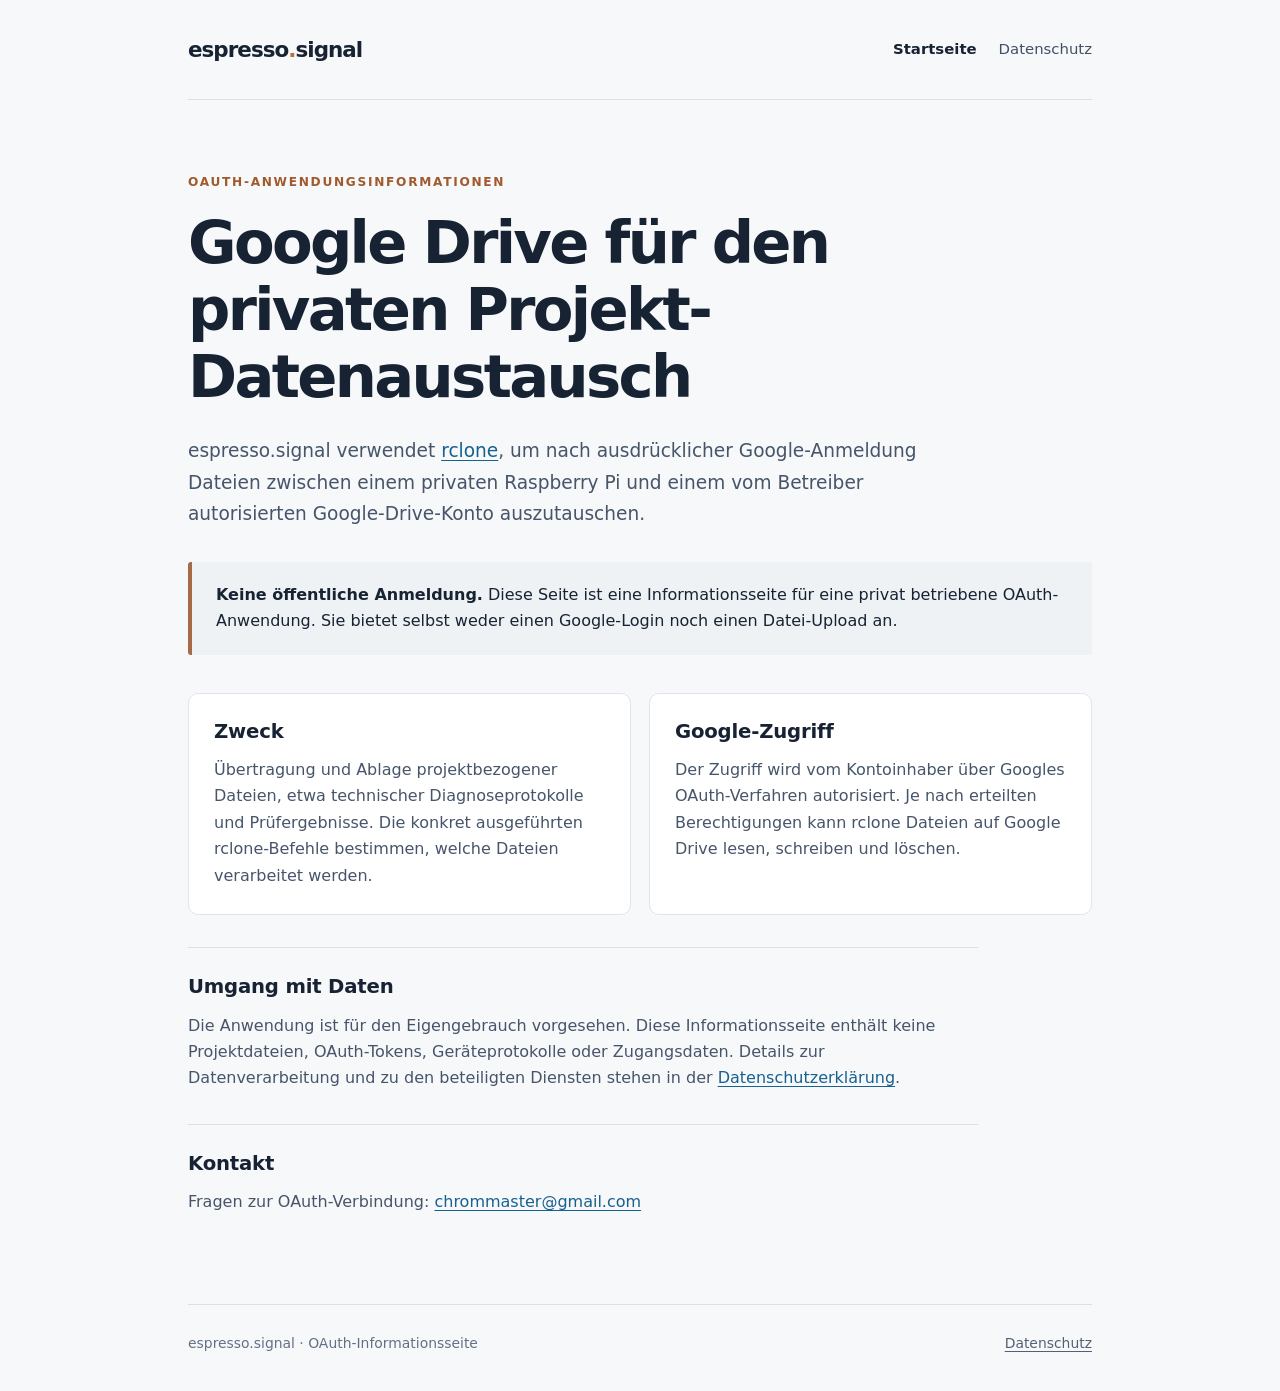
<file: index.html>
<!doctype html>
<html lang="de">
<head>
  <meta charset="utf-8">
  <meta name="viewport" content="width=device-width, initial-scale=1">
  <meta name="description" content="Öffentliche Informationen zur privaten Google-Drive-OAuth-Verbindung von espresso.signal.">
  <title>espresso.signal · Google-Drive-Verbindung</title>
  <link rel="stylesheet" href="style.css">
</head>
<body>
  <div class="shell">
    <header class="site-header">
      <a class="wordmark" href="./" aria-label="espresso.signal – Startseite">espresso<span class="dot">.</span>signal</a>
      <nav aria-label="Hauptnavigation"><a aria-current="page" href="./">Startseite</a><a href="privacy.html">Datenschutz</a></nav>
    </header>
    <main id="main">
      <p class="eyebrow">OAuth-Anwendungsinformationen</p>
      <h1>Google Drive für den privaten Projekt-Datenaustausch</h1>
      <p class="intro">espresso.signal verwendet <a href="https://rclone.org/" rel="noopener noreferrer">rclone</a>, um nach ausdrücklicher Google-Anmeldung Dateien zwischen einem privaten Raspberry Pi und einem vom Betreiber autorisierten Google-Drive-Konto auszutauschen.</p>
      <div class="note"><strong>Keine öffentliche Anmeldung.</strong> Diese Seite ist eine Informationsseite für eine privat betriebene OAuth-Anwendung. Sie bietet selbst weder einen Google-Login noch einen Datei-Upload an.</div>
      <div class="tiles">
        <section class="tile">
          <h2>Zweck</h2>
          <p>Übertragung und Ablage projektbezogener Dateien, etwa technischer Diagnoseprotokolle und Prüfergebnisse. Die konkret ausgeführten rclone-Befehle bestimmen, welche Dateien verarbeitet werden.</p>
        </section>
        <section class="tile">
          <h2>Google-Zugriff</h2>
          <p>Der Zugriff wird vom Kontoinhaber über Googles OAuth-Verfahren autorisiert. Je nach erteilten Berechtigungen kann rclone Dateien auf Google Drive lesen, schreiben und löschen.</p>
        </section>
      </div>
      <section class="section">
        <h2>Umgang mit Daten</h2>
        <p>Die Anwendung ist für den Eigengebrauch vorgesehen. Diese Informationsseite enthält keine Projektdateien, OAuth-Tokens, Geräteprotokolle oder Zugangsdaten. Details zur Datenverarbeitung und zu den beteiligten Diensten stehen in der <a href="privacy.html">Datenschutzerklärung</a>.</p>
      </section>
      <section class="section">
        <h2>Kontakt</h2>
        <p>Fragen zur OAuth-Verbindung: <a href="mailto:chrommaster@gmail.com">chrommaster@gmail.com</a></p>
      </section>
    </main>
    <footer><span>espresso.signal · OAuth-Informationsseite</span><a href="privacy.html">Datenschutz</a></footer>
  </div>
</body>
</html>
</file>
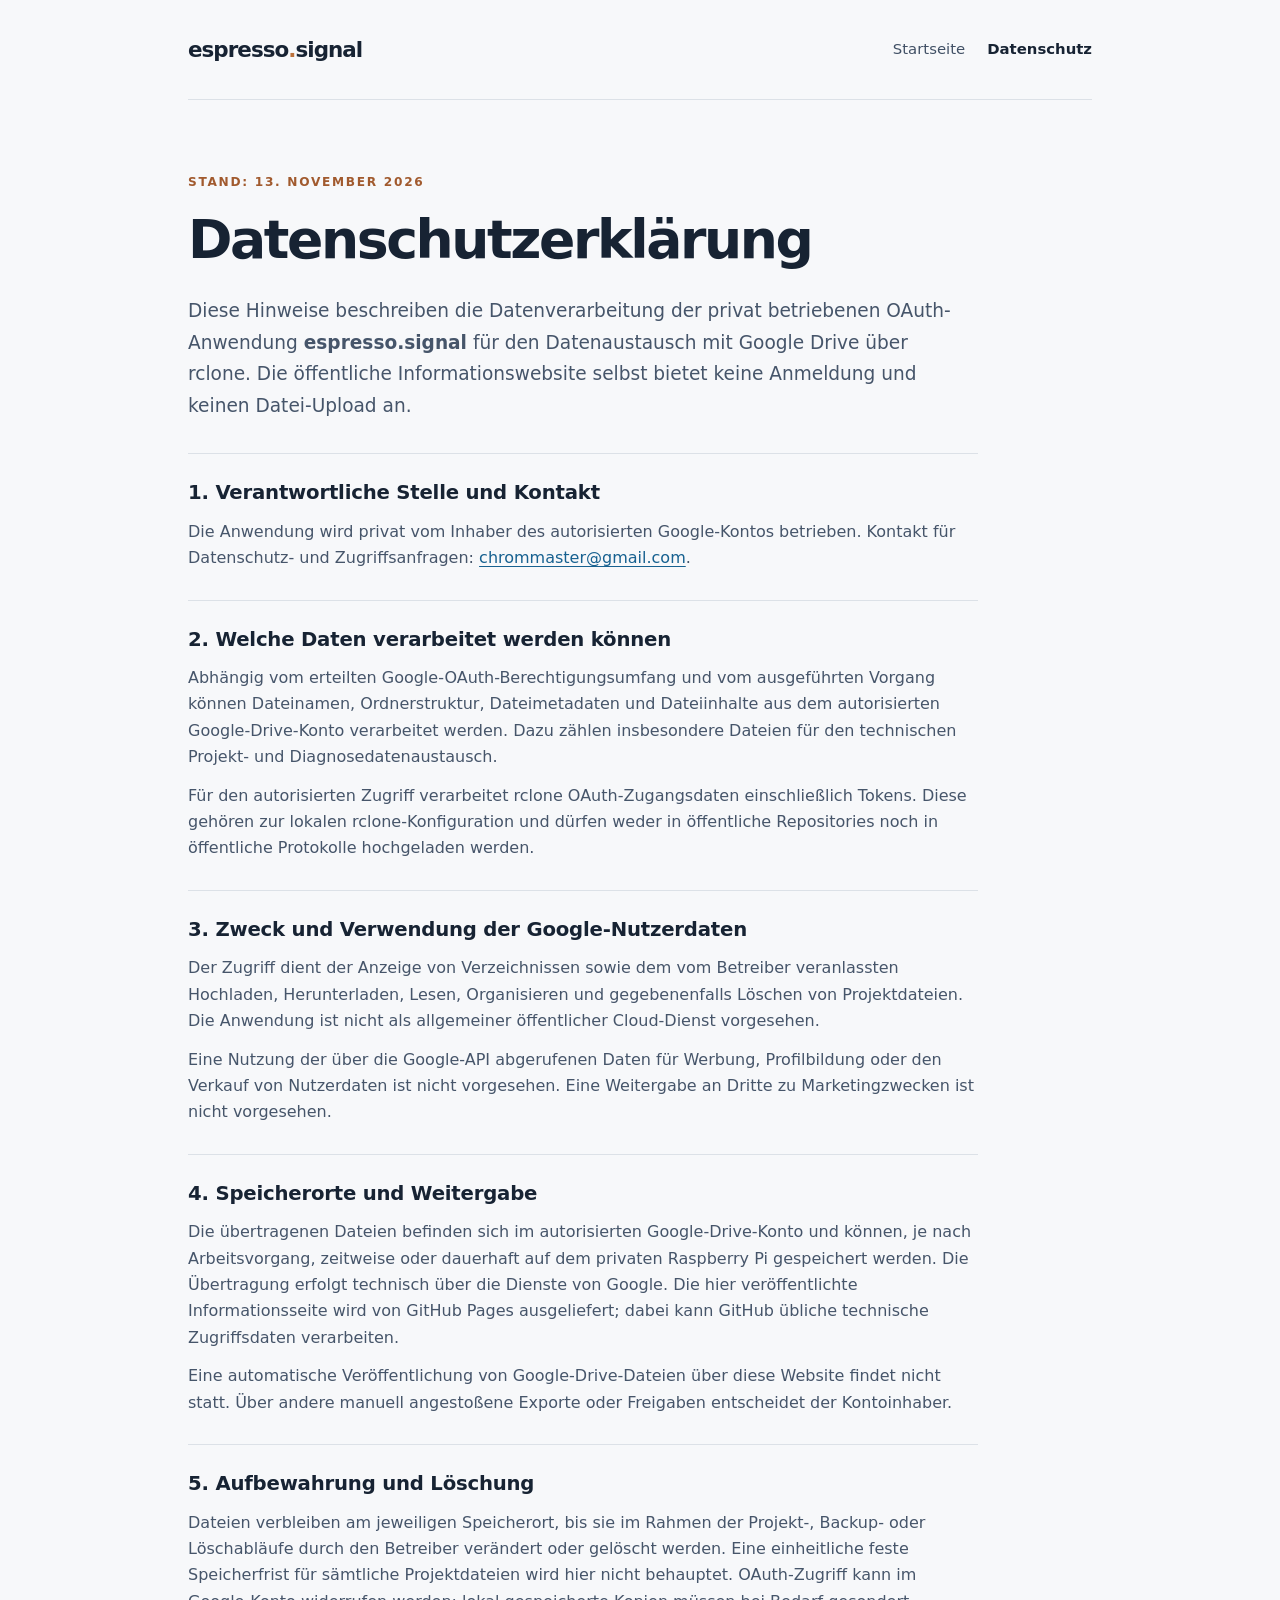
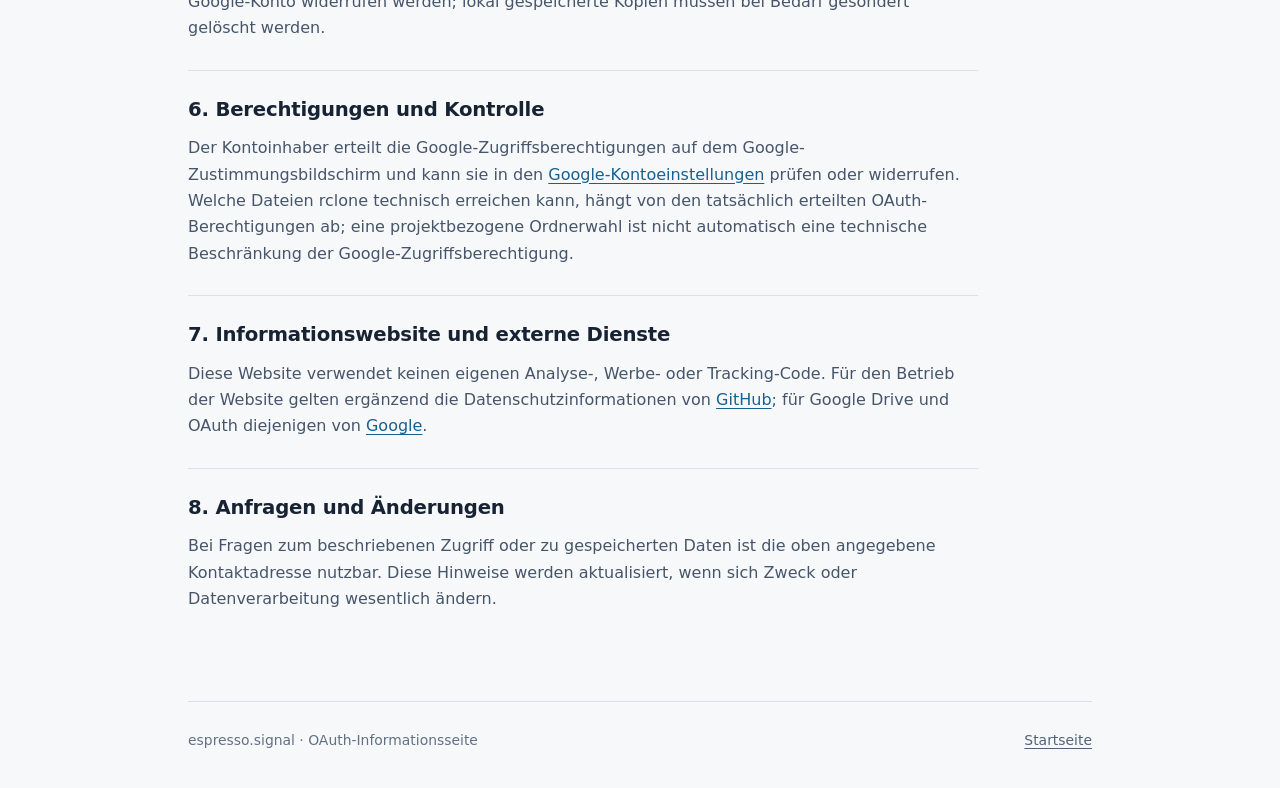
<file: privacy.html>
<!doctype html>
<html lang="de">
<head>
  <meta charset="utf-8">
  <meta name="viewport" content="width=device-width, initial-scale=1">
  <meta name="description" content="Datenschutzhinweise zur privaten Google-Drive-OAuth-Anwendung espresso.signal.">
  <title>Datenschutz · espresso.signal</title>
  <link rel="stylesheet" href="style.css">
</head>
<body>
  <div class="shell">
    <header class="site-header">
      <a class="wordmark" href="./" aria-label="espresso.signal – Startseite">espresso<span class="dot">.</span>signal</a>
      <nav aria-label="Hauptnavigation"><a href="./">Startseite</a><a aria-current="page" href="privacy.html">Datenschutz</a></nav>
    </header>
    <main id="main" class="policy">
      <p class="eyebrow">Stand: 13. November 2026</p>
      <h1>Datenschutzerklärung</h1>
      <p class="intro">Diese Hinweise beschreiben die Datenverarbeitung der privat betriebenen OAuth-Anwendung <strong>espresso.signal</strong> für den Datenaustausch mit Google Drive über rclone. Die öffentliche Informationswebsite selbst bietet keine Anmeldung und keinen Datei-Upload an.</p>
      <section class="section">
        <h2>1. Verantwortliche Stelle und Kontakt</h2>
        <p>Die Anwendung wird privat vom Inhaber des autorisierten Google-Kontos betrieben. Kontakt für Datenschutz- und Zugriffsanfragen: <a href="mailto:chrommaster@gmail.com">chrommaster@gmail.com</a>.</p>
      </section>
      <section class="section">
        <h2>2. Welche Daten verarbeitet werden können</h2>
        <p>Abhängig vom erteilten Google-OAuth-Berechtigungsumfang und vom ausgeführten Vorgang können Dateinamen, Ordnerstruktur, Dateimetadaten und Dateiinhalte aus dem autorisierten Google-Drive-Konto verarbeitet werden. Dazu zählen insbesondere Dateien für den technischen Projekt- und Diagnosedatenaustausch.</p>
        <p>Für den autorisierten Zugriff verarbeitet rclone OAuth-Zugangsdaten einschließlich Tokens. Diese gehören zur lokalen rclone-Konfiguration und dürfen weder in öffentliche Repositories noch in öffentliche Protokolle hochgeladen werden.</p>
      </section>
      <section class="section">
        <h2>3. Zweck und Verwendung der Google-Nutzerdaten</h2>
        <p>Der Zugriff dient der Anzeige von Verzeichnissen sowie dem vom Betreiber veranlassten Hochladen, Herunterladen, Lesen, Organisieren und gegebenenfalls Löschen von Projektdateien. Die Anwendung ist nicht als allgemeiner öffentlicher Cloud-Dienst vorgesehen.</p>
        <p>Eine Nutzung der über die Google-API abgerufenen Daten für Werbung, Profilbildung oder den Verkauf von Nutzerdaten ist nicht vorgesehen. Eine Weitergabe an Dritte zu Marketingzwecken ist nicht vorgesehen.</p>
      </section>
      <section class="section">
        <h2>4. Speicherorte und Weitergabe</h2>
        <p>Die übertragenen Dateien befinden sich im autorisierten Google-Drive-Konto und können, je nach Arbeitsvorgang, zeitweise oder dauerhaft auf dem privaten Raspberry Pi gespeichert werden. Die Übertragung erfolgt technisch über die Dienste von Google. Die hier veröffentlichte Informationsseite wird von GitHub Pages ausgeliefert; dabei kann GitHub übliche technische Zugriffsdaten verarbeiten.</p>
        <p>Eine automatische Veröffentlichung von Google-Drive-Dateien über diese Website findet nicht statt. Über andere manuell angestoßene Exporte oder Freigaben entscheidet der Kontoinhaber.</p>
      </section>
      <section class="section">
        <h2>5. Aufbewahrung und Löschung</h2>
        <p>Dateien verbleiben am jeweiligen Speicherort, bis sie im Rahmen der Projekt-, Backup- oder Löschabläufe durch den Betreiber verändert oder gelöscht werden. Eine einheitliche feste Speicherfrist für sämtliche Projektdateien wird hier nicht behauptet. OAuth-Zugriff kann im Google-Konto widerrufen werden; lokal gespeicherte Kopien müssen bei Bedarf gesondert gelöscht werden.</p>
      </section>
      <section class="section">
        <h2>6. Berechtigungen und Kontrolle</h2>
        <p>Der Kontoinhaber erteilt die Google-Zugriffsberechtigungen auf dem Google-Zustimmungsbildschirm und kann sie in den <a href="https://myaccount.google.com/connections" rel="noopener noreferrer">Google-Kontoeinstellungen</a> prüfen oder widerrufen. Welche Dateien rclone technisch erreichen kann, hängt von den tatsächlich erteilten OAuth-Berechtigungen ab; eine projektbezogene Ordnerwahl ist nicht automatisch eine technische Beschränkung der Google-Zugriffsberechtigung.</p>
      </section>
      <section class="section">
        <h2>7. Informationswebsite und externe Dienste</h2>
        <p>Diese Website verwendet keinen eigenen Analyse-, Werbe- oder Tracking-Code. Für den Betrieb der Website gelten ergänzend die Datenschutzinformationen von <a href="https://docs.github.com/en/site-policy/privacy-policies/github-general-privacy-statement" rel="noopener noreferrer">GitHub</a>; für Google Drive und OAuth diejenigen von <a href="https://policies.google.com/privacy" rel="noopener noreferrer">Google</a>.</p>
      </section>
      <section class="section">
        <h2>8. Anfragen und Änderungen</h2>
        <p>Bei Fragen zum beschriebenen Zugriff oder zu gespeicherten Daten ist die oben angegebene Kontaktadresse nutzbar. Diese Hinweise werden aktualisiert, wenn sich Zweck oder Datenverarbeitung wesentlich ändern.</p>
      </section>
    </main>
    <footer><span>espresso.signal · OAuth-Informationsseite</span><a href="./">Startseite</a></footer>
  </div>
</body>
</html>
</file>
<file: style.css>
:root{color-scheme:light;font-family:system-ui,-apple-system,BlinkMacSystemFont,"Segoe UI",sans-serif;background:#f7f8fa;color:#172333;font-size:16px;line-height:1.65}*{box-sizing:border-box}body{margin:0}a{color:#176190;text-underline-offset:3px}a:hover{color:#114866}a:focus-visible{outline:3px solid #79b5da;outline-offset:3px}.shell{max-width:960px;margin:0 auto;padding:0 28px}.site-header{display:flex;align-items:center;justify-content:space-between;gap:16px;padding:32px 0;border-bottom:1px solid #dce1e7}.wordmark{text-decoration:none;font-size:1.34rem;font-weight:750;letter-spacing:-.045em;color:#172333}.dot{color:#bb713b}.site-header nav{display:flex;gap:22px;flex-wrap:wrap}.site-header nav a{font-size:.93rem;text-decoration:none;color:#415065}.site-header nav a[aria-current]{color:#172333;font-weight:700}main{padding:72px 0 88px}.eyebrow{margin:0 0 18px;letter-spacing:.14em;text-transform:uppercase;font-size:.76rem;font-weight:800;color:#a15a2e}h1{margin:0;max-width:830px;font-size:clamp(2.1rem,5vw,3.7rem);line-height:1.13;letter-spacing:-.045em;font-weight:760}h2{font-size:1.23rem;line-height:1.35;letter-spacing:-.01em;margin:0 0 12px}.intro{font-size:1.16rem;line-height:1.7;color:#46556a;max-width:780px;margin:24px 0 32px}.note{padding:20px 24px;background:#eef2f5;border-left:4px solid #a56b47;border-radius:3px;margin:0 0 38px}.tiles{display:grid;grid-template-columns:repeat(2,minmax(0,1fr));gap:18px}.tile{background:#fff;border:1px solid #e1e5eb;border-radius:10px;padding:25px}.tile p,.section p{margin:0 0 12px;color:#46556a}.tile p:last-child,.section p:last-child{margin-bottom:0}.section{border-top:1px solid #dce1e7;margin-top:32px;padding-top:26px;max-width:790px}.policy .section{margin-top:28px}.policy h1{font-size:clamp(2.1rem,5vw,3.35rem)}footer{border-top:1px solid #dce1e7;padding:27px 0 36px;display:flex;justify-content:space-between;gap:18px;flex-wrap:wrap;color:#627085;font-size:.87rem}footer a{color:#526276}@media(max-width:640px){.shell{padding:0 20px}.site-header{padding:24px 0}.site-header nav{gap:12px}main{padding:53px 0 60px}.tiles{grid-template-columns:1fr}.tile{padding:21px}.intro{font-size:1.06rem}}
</file>
